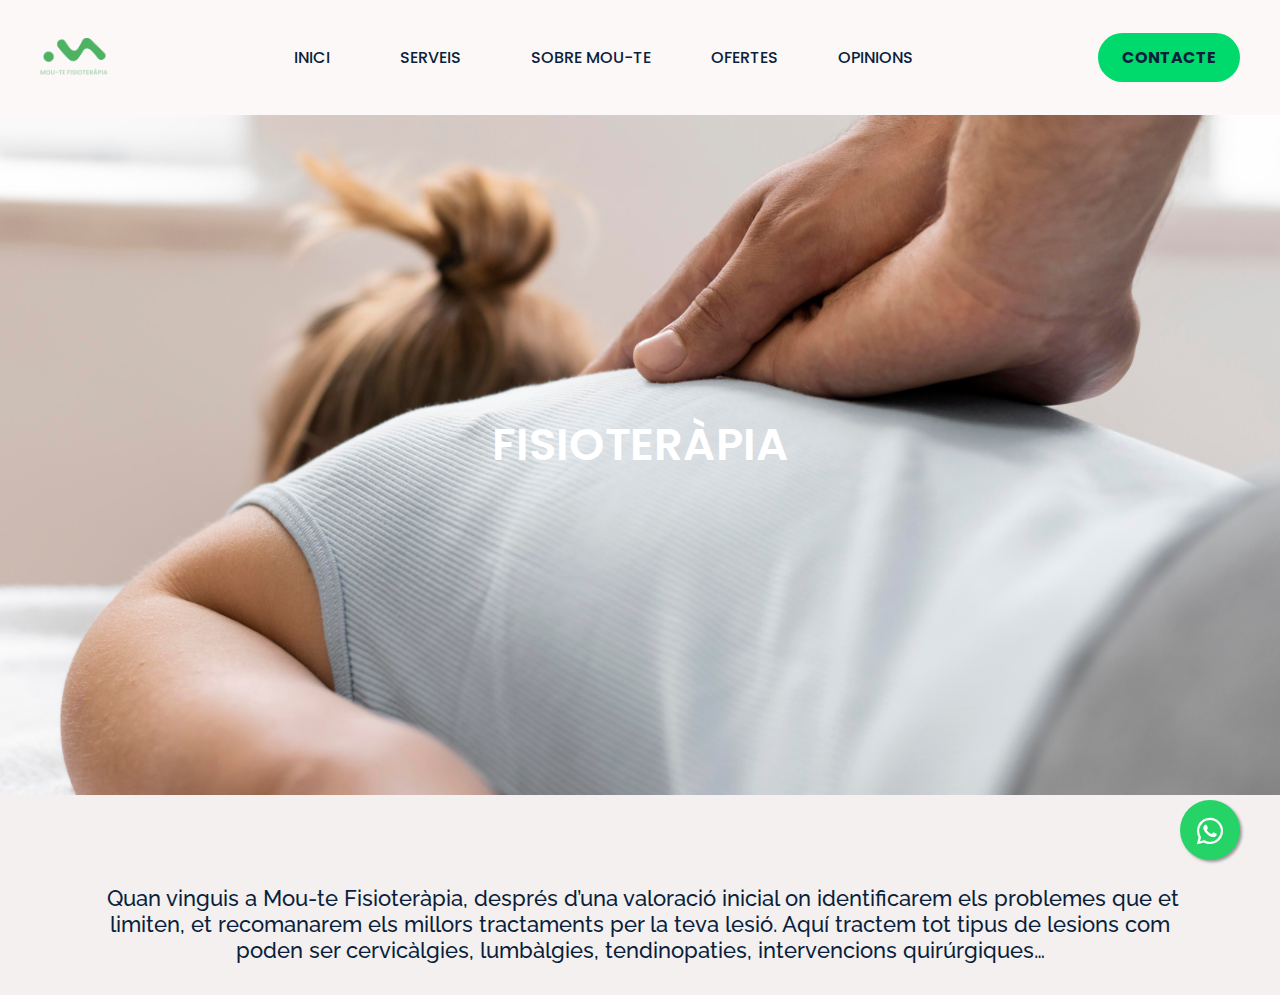
<file: fisioterapia.html>
<!DOCTYPE html>
<html lang="en">
  <head>
    <meta charset="UTF-8" />
    <meta name="viewport" content="width=device-width, initial-scale=1.0" />
    <title>Mou-te fisioteràpia</title>
    <link rel="stylesheet" href="https://fonts.googleapis.com/css2?family=Poppins:wght@500;600&display=swap" />
    <link rel="stylesheet" href="https://fonts.googleapis.com/css2?family=Raleway:wght@400;600&display=swap" />
    <link rel="stylesheet" href="https://cdnjs.cloudflare.com/ajax/libs/font-awesome/6.5.1/css/all.min.css">
    <link rel="stylesheet" href="index.css" />
    <link rel="icon" type="image/png" href="/assets/images/logo.png">
  </head>
  <body class="fisioterapia">
    <div class="nav-bar">
      <div class="nav-bar-1">
        <a href="index.html">
          <div class="logo-fons-transparent"></div>
        </a>
        <div class="nav-links">
          <a href="index.html" class="nav-link">INICI</a>
          <div class="nav-link dropdown">
            <a class="dropdown-toggle">SERVEIS</a>
            <ul class="dropdown-menu">
              <li><a href="fisioterapia.html">Fisioteràpia</a></li>
              <li><a href="fisioterapia-esportiva.html">Fisioteràpia Esportiva</a></li>
              <li><a href="salut-gent-gran.html">Salut Gent Gran</a></li>
              <li><a href="ioga-pilates.html">Ioga i Pilates</a></li>
              <li><a href="exercici-terapeutic.html">Grups d'Exercici Terapèutic</a></li>
              <li><a href="sol-pelvia.html">Fisioteràpia de Sol Pelvià</a></li>
            </ul>
          </div>
          <a href="sobre-moute.html" class="nav-link">SOBRE MOU-TE</a>
          <a href="ofertes.html" class="nav-link">OFERTES</a>
          <a onclick="location.href='index.html#opinions'" class="nav-link">OPINIONS</a>
        </div>
        <a onclick="location.href='index.html#contacte'" class="boto boto-contacte">CONTACTE</a>
      </div>
    </div>
    <div class="main-container">
      <!-- WhatsApp Floating Button -->
      <a href="https://wa.me/34602612940?text=Hola!%20M'agradaria%20demanar%20informació%20sobre%20els%20vostres%20serveis" 
         class="whatsapp-float" 
         target="_blank">
        <i class="fab fa-whatsapp"></i>
      </a>
      <div class="headline">
        <div class="foto-headline"></div>
        <div class="text-headline">
          <div class="headline-title">
            <p>FISIOTERÀPIA</p>
          </div>
        </div>
      </div>
      <div class="text-serveis">
        <p> Quan vinguis a Mou-te Fisioteràpia, després d’una valoració inicial on identificarem els problemes 
          que et limiten, et recomanarem els millors tractaments per la teva lesió. Aquí tractem tot tipus de 
          lesions com poden ser cervicàlgies, lumbàlgies, tendinopaties, intervencions quirúrgiques…</p>
      </div>
      <div class="footer">
        <div class="footer-top">
            <div class="row">
                <div class="col-md-3">
                    <h4>Info</h4>
                    <ul>
                        <li><a href="#">Treballa amb nosaltres</a></li>
                        <li><a href="#">Contacte</a></li>
                    </ul>
                </div>
                <div class="col-md-3">
                    <h4>Xarxes socials</h4>
                    <ul>
                      <p><i class="fab fa-instagram"></i> 
                        <a href="https://www.instagram.com/moute_fisioterapia/" target="_blank">@moute_fisioterapia</a>
                      </p>
                      <p><i class="fas fa-phone"></i> 602 612 940</p>
                    </ul>
                </div>
                <div class="col-md-3">
                    <img src="assets/images/logo.png" alt="Logo">
                    <p><b>Uneix-te al moviment!</b></p>
                </div>
            </div>
        </div>
        <div class="divider"></div>
        <div class="footer-bottom">
            <p>&copy; 2025 Mou-te Fisioteràpia. Tots els drets reservats.</p>
        </div>
      </div>
    </div>
    <script>
      document.addEventListener("DOMContentLoaded", function () {
        const menuToggle = document.createElement('button');
        menuToggle.className = 'menu-toggle';
        menuToggle.innerHTML = '☰';
        document.querySelector('.nav-bar-1').appendChild(menuToggle);

        menuToggle.addEventListener('click', function () {
          const navLinks = document.querySelector('.nav-links');
          navLinks.classList.toggle('active');
        });
      }); 
    </script>
  </body>
</html>
</file>
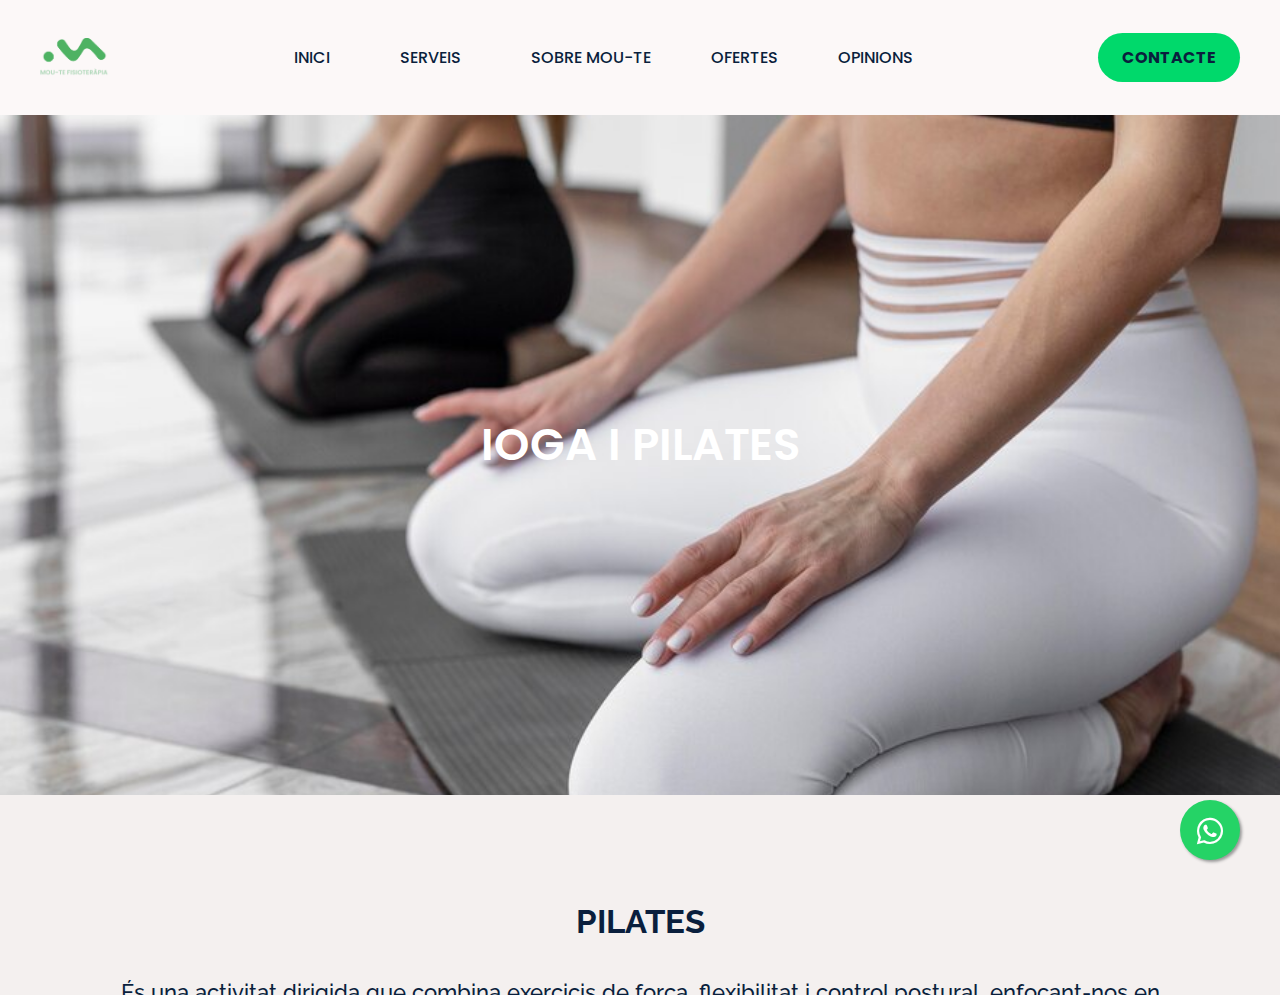
<file: ioga-pilates.html>
<!DOCTYPE html>
<html lang="en">
  <head>
    <meta charset="UTF-8" />
    <meta name="viewport" content="width=device-width, initial-scale=1.0" />
    <title>Mou-te fisioteràpia</title>
    <link rel="stylesheet" href="https://fonts.googleapis.com/css2?family=Poppins:wght@500;600&display=swap" />
    <link rel="stylesheet" href="https://fonts.googleapis.com/css2?family=Raleway:wght@400;600&display=swap" />
    <link rel="stylesheet" href="https://cdnjs.cloudflare.com/ajax/libs/font-awesome/6.5.1/css/all.min.css">
    <link rel="stylesheet" href="index.css" />
    <link rel="icon" type="image/png" href="/assets/images/logo.png">
  </head>
  <body class="ioga-pilates">
    <div class="nav-bar">
      <div class="nav-bar-1">
        <a href="index.html">
          <div class="logo-fons-transparent"></div>
        </a>
        <div class="nav-links">
          <a href="index.html" class="nav-link">INICI</a>
          <div class="nav-link dropdown">
            <a class="dropdown-toggle">SERVEIS</a>
            <ul class="dropdown-menu">
              <li><a href="fisioterapia.html">Fisioteràpia</a></li>
              <li><a href="fisioterapia-esportiva.html">Fisioteràpia Esportiva</a></li>
              <li><a href="salut-gent-gran.html">Salut Gent Gran</a></li>
              <li><a href="ioga-pilates.html">Ioga i Pilates</a></li>
              <li><a href="exercici-terapeutic.html">Grups d'Exercici Terapèutic</a></li>
              <li><a href="sol-pelvia.html">Fisioteràpia de Sol Pelvià</a></li>
            </ul>
          </div>
          <a href="sobre-moute.html" class="nav-link">SOBRE MOU-TE</a>
          <a href="ofertes.html" class="nav-link">OFERTES</a>
          <a onclick="location.href='index.html#opinions'" class="nav-link">OPINIONS</a>
        </div>
        <a onclick="location.href='index.html#contacte'" class="boto boto-contacte">CONTACTE</a>
      </div>
    </div>
    <div class="main-container">
      <!-- WhatsApp Floating Button -->
      <a href="https://wa.me/34602612940?text=Hola!%20M'agradaria%20demanar%20informació%20sobre%20els%20vostres%20serveis" 
         class="whatsapp-float" 
         target="_blank">
        <i class="fab fa-whatsapp"></i>
      </a>
      <div class="headline">
        <div class="foto-headline"></div>
        <div class="text-headline">
          <div class="headline-title">
            <p>IOGA I PILATES</p>
          </div>
        </div>
      </div>
      <div class="text-serveis">
        <h2>PILATES</h2>
        <p>És una activitat dirigida que combina exercicis de força, flexibilitat i control postural, 
          enfocant-nos en l'alineació corporal, la respiració i la connexió ment/cos. Aquest mètode enforteix 
          el CORE, millora la postura i augmenta la mobilitat, beneficiant tant a dones com homes en la seva 
          condició física general. A nivell mental, fomenta la concentració i redueix l'estrés en integrar 
          moviments conscients i controlats. A més, ajuda a prevenir lesions, millora l’equilibri i redueix els dolors 
          cronificats. És una disciplina versàtil que s'adapta a totes les edats i nivells de condició física</p>
        <h2>IOGA</h2>
        <p>És una pràctica milenaria que combina postures, tècniques de respiració i meditació per 
          equilibrar cos i ment. En la vessant física millora la flexibilitat, enforteix els músculs i corregeix 
          la postura alleugerant les tensions musculars. Per altra banda, a nivell mental redueix l’estrés, 
          millora la concentració i fomenta la calma i l’autoconeixement. Tant homes com dones es poden beneficiar 
          de la seva capacitat per prevenir lesions, augmentar l’energia i treballar la connexió cos-ment.</p>
      </div>
      <div class="footer">
        <div class="footer-top">
            <div class="row">
                <div class="col-md-3">
                    <h4>Info</h4>
                    <ul>
                        <li><a href="#">Treballa amb nosaltres</a></li>
                        <li><a href="#">Contacte</a></li>
                    </ul>
                </div>
                <div class="col-md-3">
                    <h4>Xarxes socials</h4>
                    <ul>
                      <p><i class="fab fa-instagram"></i> 
                        <a href="https://www.instagram.com/moute_fisioterapia/" target="_blank">@moute_fisioterapia</a>
                      </p>
                      <p><i class="fas fa-phone"></i> 602 612 940</p>
                    </ul>
                </div>
                <div class="col-md-3">
                    <img src="assets/images/logo.png" alt="Logo">
                    <p><b>Uneix-te al moviment!</b></p>
                </div>
            </div>
        </div>
        <div class="divider"></div>
        <div class="footer-bottom">
            <p>&copy; 2025 Mou-te Fisioteràpia. Tots els drets reservats.</p>
        </div>
      </div>
    </div>
    <script>
      document.addEventListener("DOMContentLoaded", function () {
        const menuToggle = document.createElement('button');
        menuToggle.className = 'menu-toggle';
        menuToggle.innerHTML = '☰';
        document.querySelector('.nav-bar-1').appendChild(menuToggle);

        menuToggle.addEventListener('click', function () {
          const navLinks = document.querySelector('.nav-links');
          navLinks.classList.toggle('active');
        });
      }); 
    </script>
  </body>
</html>
</file>
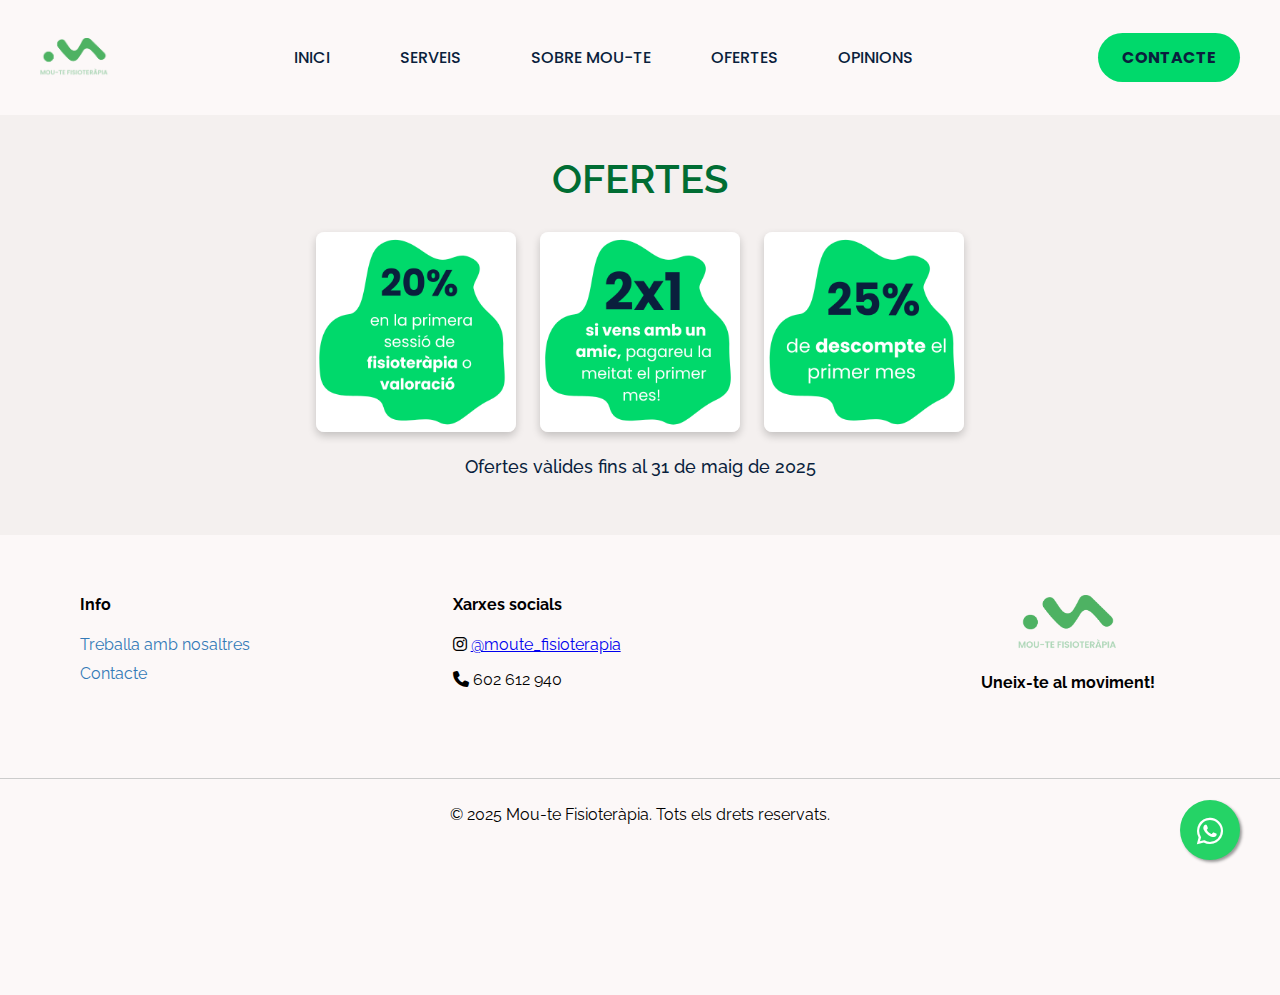
<file: ofertes.html>
<!DOCTYPE html>
<html lang="en">
  <head>
    <meta charset="UTF-8" />
    <meta name="viewport" content="width=device-width, initial-scale=1.0" />
    <title>Mou-te fisioteràpia</title>
    <link rel="stylesheet" href="https://fonts.googleapis.com/css2?family=Poppins:wght@500;600&display=swap" />
    <link rel="stylesheet" href="https://fonts.googleapis.com/css2?family=Raleway:wght@400;600&display=swap" />
    <link rel="stylesheet" href="https://cdnjs.cloudflare.com/ajax/libs/font-awesome/6.5.1/css/all.min.css">
    <link rel="stylesheet" href="index.css" />
    <link rel="icon" type="image/png" href="/assets/images/logo.png">
  </head>
  <body class="ioga-pilates">
    <div class="nav-bar">
      <div class="nav-bar-1">
        <a href="index.html">
          <div class="logo-fons-transparent"></div>
        </a>
        <div class="nav-links">
          <a href="index.html" class="nav-link">INICI</a>
          <div class="nav-link dropdown">
            <a class="dropdown-toggle">SERVEIS</a>
            <ul class="dropdown-menu">
              <li><a href="fisioterapia.html">Fisioteràpia</a></li>
              <li><a href="fisioterapia-esportiva.html">Fisioteràpia Esportiva</a></li>
              <li><a href="salut-gent-gran.html">Salut Gent Gran</a></li>
              <li><a href="ioga-pilates.html">Ioga i Pilates</a></li>
              <li><a href="exercici-terapeutic.html">Grups d'Exercici Terapèutic</a></li>
              <li><a href="sol-pelvia.html">Fisioteràpia de Sol Pelvià</a></li>
            </ul>
          </div>
          <a href="sobre-moute.html" class="nav-link">SOBRE MOU-TE</a>
          <a href="ofertes.html" class="nav-link">OFERTES</a>
          <a onclick="location.href='index.html#opinions'" class="nav-link">OPINIONS</a>
        </div>
        <a onclick="location.href='index.html#contacte'" class="boto boto-contacte">CONTACTE</a>
      </div>
    </div>
    <div class="main-container">
      <!-- WhatsApp Floating Button -->
      <a href="https://wa.me/34602612940?text=Hola!%20M'agradaria%20demanar%20informació%20sobre%20els%20vostres%20serveis" 
         class="whatsapp-float" 
         target="_blank">
        <i class="fab fa-whatsapp"></i>
      </a>
      <div class="ofertes-images">
          <div class="ofertes-title">
            <h2>OFERTES</h2>
          </div>
          <img src="assets/images/ofertes-20fisio.png" alt="Image 1">
          <img src="assets/images/ofertes-2x1.png" alt="Image 2">
          <img src="assets/images/ofertes-25.png" alt="Image 3">

          <div class="ofertes-validesa">
            <p>Ofertes vàlides fins al 31 de maig de 2025</p>
          </div>
      </div>
      <div class="footer">
        <div class="footer-top">
            <div class="row">
                <div class="col-md-3">
                    <h4>Info</h4>
                    <ul>
                        <li><a href="#">Treballa amb nosaltres</a></li>
                        <li><a href="#">Contacte</a></li>
                    </ul>
                </div>
                <div class="col-md-3">
                    <h4>Xarxes socials</h4>
                    <ul>
                      <p><i class="fab fa-instagram"></i> 
                        <a href="https://www.instagram.com/moute_fisioterapia/" target="_blank">@moute_fisioterapia</a>
                      </p>
                      <p><i class="fas fa-phone"></i> 602 612 940</p>
                    </ul>
                </div>
                <div class="col-md-3">
                    <img src="assets/images/logo.png" alt="Logo">
                    <p><b>Uneix-te al moviment!</b></p>
                </div>
            </div>
        </div>
        <div class="divider"></div>
        <div class="footer-bottom">
            <p>&copy; 2025 Mou-te Fisioteràpia. Tots els drets reservats.</p>
        </div>
      </div>
    </div>
    <script>
      document.addEventListener("DOMContentLoaded", function () {
        const menuToggle = document.createElement('button');
        menuToggle.className = 'menu-toggle';
        menuToggle.innerHTML = '☰';
        document.querySelector('.nav-bar-1').appendChild(menuToggle);

        menuToggle.addEventListener('click', function () {
          const navLinks = document.querySelector('.nav-links');
          navLinks.classList.toggle('active');
        });
      }); 
    </script>
  </body>
</html>
</file>
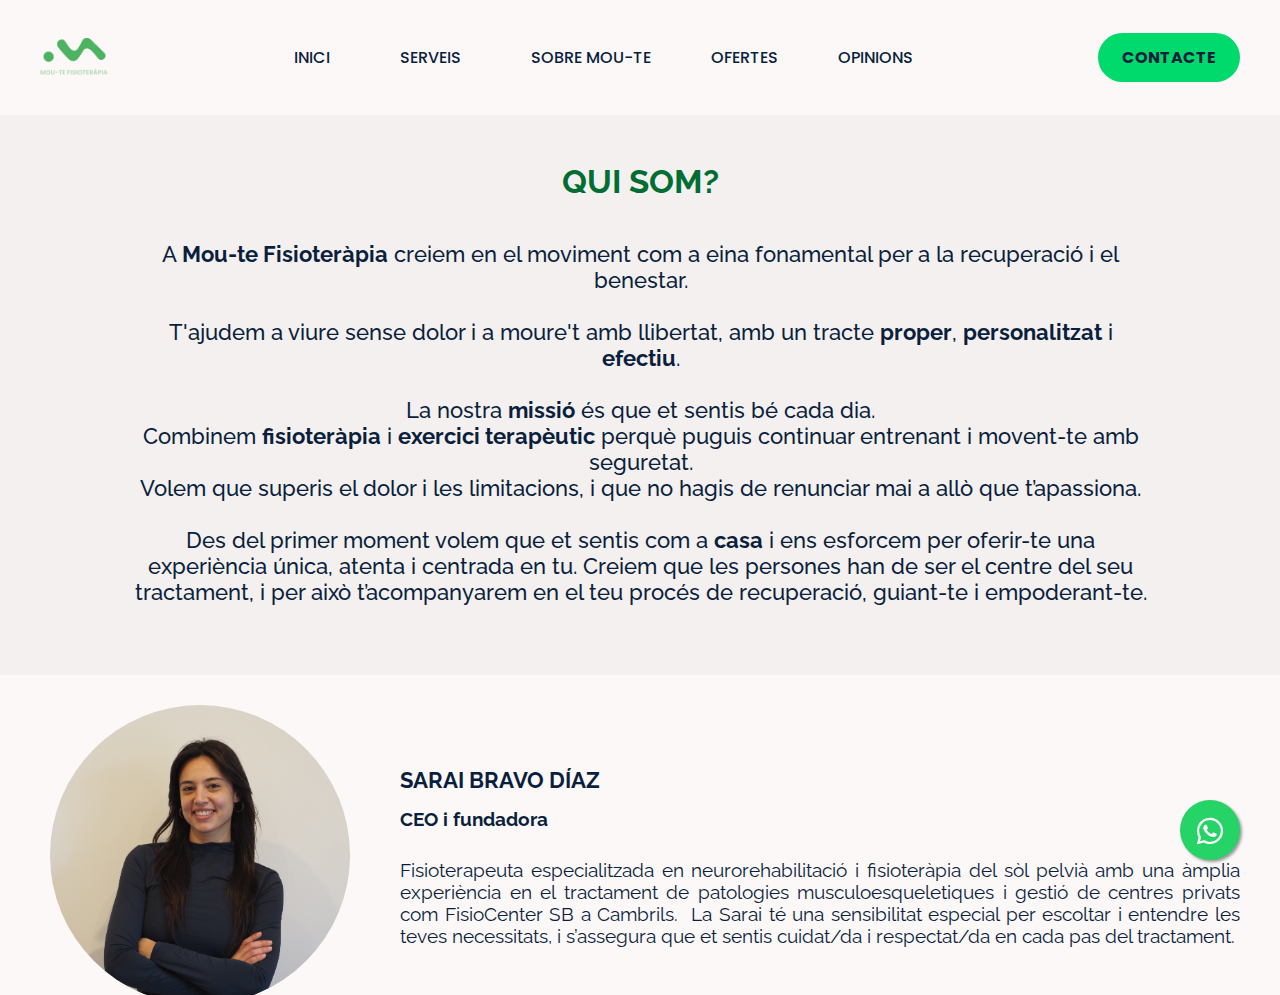
<file: sobre-moute.html>
<!DOCTYPE html>
<html lang="en">
  <head>
    <meta charset="UTF-8" />
    <meta name="viewport" content="width=device-width, initial-scale=1.0" />
    <title>Mou-te fisioteràpia</title>
    <link rel="stylesheet" href="https://fonts.googleapis.com/css2?family=Poppins:wght@500;600&display=swap" />
    <link rel="stylesheet" href="https://fonts.googleapis.com/css2?family=Raleway:wght@400;600&display=swap" />
    <link rel="stylesheet" href="https://cdnjs.cloudflare.com/ajax/libs/font-awesome/6.5.1/css/all.min.css">
    <link rel="stylesheet" href="index.css" />
    <link rel="icon" type="image/png" href="/assets/images/logo.png">
  </head>
  <body class="sobre-moute">
    <div class="nav-bar">
      <div class="nav-bar-1">
        <a href="index.html">
          <div class="logo-fons-transparent"></div>
        </a>
        <div class="nav-links">
          <a href="index.html" class="nav-link">INICI</a>
          <div class="nav-link dropdown">
            <a class="dropdown-toggle">SERVEIS</a>
            <ul class="dropdown-menu">
              <li><a href="fisioterapia.html">Fisioteràpia</a></li>
              <li><a href="fisioterapia-esportiva.html">Fisioteràpia Esportiva</a></li>
              <li><a href="salut-gent-gran.html">Salut Gent Gran</a></li>
              <li><a href="ioga-pilates.html">Ioga i Pilates</a></li>
              <li><a href="exercici-terapeutic.html">Grups d'Exercici Terapèutic</a></li>
              <li><a href="sol-pelvia.html">Fisioteràpia de Sol Pelvià</a></li>
            </ul>
          </div>
          <a href="sobre-moute.html" class="nav-link">SOBRE MOU-TE</a>
          <a href="ofertes.html" class="nav-link">OFERTES</a>
          <a onclick="location.href='index.html#opinions'" class="nav-link">OPINIONS</a>
        </div>
        <a onclick="location.href='index.html#contacte'" class="boto boto-contacte">CONTACTE</a>
      </div>
    </div>
    <div class="main-container">
      <!-- WhatsApp Floating Button -->
      <a href="https://wa.me/34602612940?text=Hola!%20M'agradaria%20demanar%20informació%20sobre%20els%20vostres%20serveis" 
         class="whatsapp-float" 
         target="_blank">
        <i class="fab fa-whatsapp"></i>
      </a>
      <div class="qui-som">
        <h2>QUI SOM?</h2>
        <p>A <b>Mou-te Fisioteràpia</b> creiem en el moviment com a eina fonamental per a la recuperació i el benestar.
            <br><br>T'ajudem a viure sense dolor i a moure't amb llibertat, amb un tracte <b>proper</b>, <b>personalitzat</b> i <b>efectiu</b>.<br> 
            <br>La nostra <b>missió</b> és que et sentis bé cada dia.<br> Combinem <b>fisioteràpia</b> i <b>exercici terapèutic</b> perquè puguis continuar 
            entrenant i movent-te amb seguretat. <br>Volem que superis el dolor i les limitacions, i que no hagis de renunciar mai a allò que t’apassiona. 
            <br><br>Des del primer moment volem que et sentis com a <b>casa</b> i ens esforcem per oferir-te una experiència única, atenta i centrada en tu. 
            Creiem que les persones han de ser el centre del seu tractament, i per això t’acompanyarem en el teu procés de recuperació, guiant-te i empoderant-te.</p>
      </div>  
      <div class="fisios">
        <div class="paragraf-fisio">
          <div class="imatge-fisio">
              <img src="assets/images/sarai/P1014754.JPG" alt="Foto Sarai" class="imatge-circular">
          </div>
          <div class="text-fisio">
              <h3>SARAI BRAVO DÍAZ</h3>
              <h4>CEO i fundadora</h4>
              <p>Fisioterapeuta especialitzada en neurorehabilitació i fisioteràpia del sòl pelvià amb una àmplia 
                  experiència en el tractament de patologies musculoesqueletiques i gestió de centres privats com 
                  FisioCenter SB a Cambrils.  La Sarai té una sensibilitat especial per escoltar i entendre les teves 
                  necessitats, i s’assegura que et sentis cuidat/da i respectat/da en cada pas del tractament. </p> 
          </div>   
        </div>
        <div class="paragraf-fisio">
            <div class="imatge-fisio">
                <img src="assets/images/javi/P1014750.JPG" alt="Foto Javi" class="imatge-circular">
            </div>
            <div class="text-fisio">
                <h3>JAVIER FERNÁNDEZ URRA</h3>
                <h4>CEO i fundador</h4>
                <p>Fisioterapeuta especialitzat en fisioteràpia traumatològica i esportiva, amb una àmplia trajectòria
                    en el tractament i la rehabilitació de lesions en entorns clínics i esportius. Amb formació 
                    avançada en readaptació esportiva i dolor miofascial, el Javi utilitza l’exercici terapèutic per 
                    a empoderar els seus pacients, ajudant-los a recuperar-se i a prevenir futures lesions. Sap
                    com n'és d'important tornar al màxim després d'una lesió, i treballarà amb tu per aconseguir-ho amb 
                    seguretat i efectivitat. </p>
            </div>
        </div>
        <div class="paragraf-fisio">
          <div class="imatge-fisio">
              <img src="assets/images/cris/cris_1.jpeg" alt="Foto Cris" class="imatge-circular">
          </div>
          <div class="text-fisio">
                <h3>CRISTINA MARTÍNEZ JIMÉNEZ</h3>
                <h4>Col·laboradora</h4>
                <p>Fisioterapeuta especialitzada en Osteopatia i Teràpia Manual amb formació en Pilates de terra i Pilates 
                  per a escoliosi i desviacions sagitals de la columna. La Cristina compta amb una àmplia trajectòria en el 
                  tractament de patologies i disfuncions musculoesquelètiques. Li agrada implicar-se en el teu 
                  procés, assegurar-se que entens què li està passant al teu cos i per què, i explicar-te quin treball heu 
                  de fer tots dos per aconseguir els teus objectius.</p>
          </div>
        </div>
      </div>
      <section class="on-som">
        <div class="location">
            <h2>ON SOM?</h2>
            <p>Troba'ns fàcilment <b>al centre de Reus!</b> Aquí tens un mapa per veure la nostra ubicació. Clica per obrir a Google Maps i vine a visitar-nos!</p>
            <iframe src="https://www.google.com/maps/embed?pb=!1m14!1m8!1m3!1d19117.90050900828!2d1.0790933100100886!3d41.16075052423925!3m2!1i1024!2i768!4f13.1!3m3!1m2!1s0x12a1516da161cfe7%3A0xb9f2d85c0dd32db5!2sMou-te%20Fisioter%C3%A0pia!5e0!3m2!1sca!2ses!4v1744200408012!5m2!1sca!2ses" 
            width="600" height="450" style="border:0;" allowfullscreen="" loading="lazy" referrerpolicy="no-referrer-when-downgrade"></iframe>
            <p>Carrer de Sant Elies, 34, 43201 Reus, Tarragona</p>
        </div>  
      </section> 
      <div class="footer">
            <div class="footer-top">
                <div class="row">
                    <div class="col-md-3">
                        <h4>Info</h4>
                        <ul>
                            <li><a href="#">Treballa amb nosaltres</a></li>
                            <li><a href="#">Contacte</a></li>
                        </ul>
                    </div>
                    <div class="col-md-3">
                        <h4>Xarxes socials</h4>
                        <ul>
                          <p><i class="fab fa-instagram"></i> 
                            <a href="https://www.instagram.com/moute_fisioterapia/" target="_blank">@moute_fisioterapia</a>
                          </p>
                          <p><i class="fas fa-phone"></i> 602 612 940</p>
                        </ul>
                    </div>
                    <div class="col-md-3">
                        <img src="assets/images/logo.png" alt="Logo">
                        <p><b>Uneix-te al moviment!</b></p>
                    </div>
                </div>
            </div>
            <div class="divider"></div>
            <div class="footer-bottom">
                <p>&copy; 2025 Mou-te Fisioteràpia. Tots els drets reservats.</p>
            </div>
      </div>
    </div>
    <script>
      document.addEventListener("DOMContentLoaded", function () {
        const menuToggle = document.createElement('button');
        menuToggle.className = 'menu-toggle';
        menuToggle.innerHTML = '☰';
        document.querySelector('.nav-bar-1').appendChild(menuToggle);

        menuToggle.addEventListener('click', function () {
          const navLinks = document.querySelector('.nav-links');
          navLinks.classList.toggle('active');
        });
      }); 
    </script>
  </body>
</html>
</file>
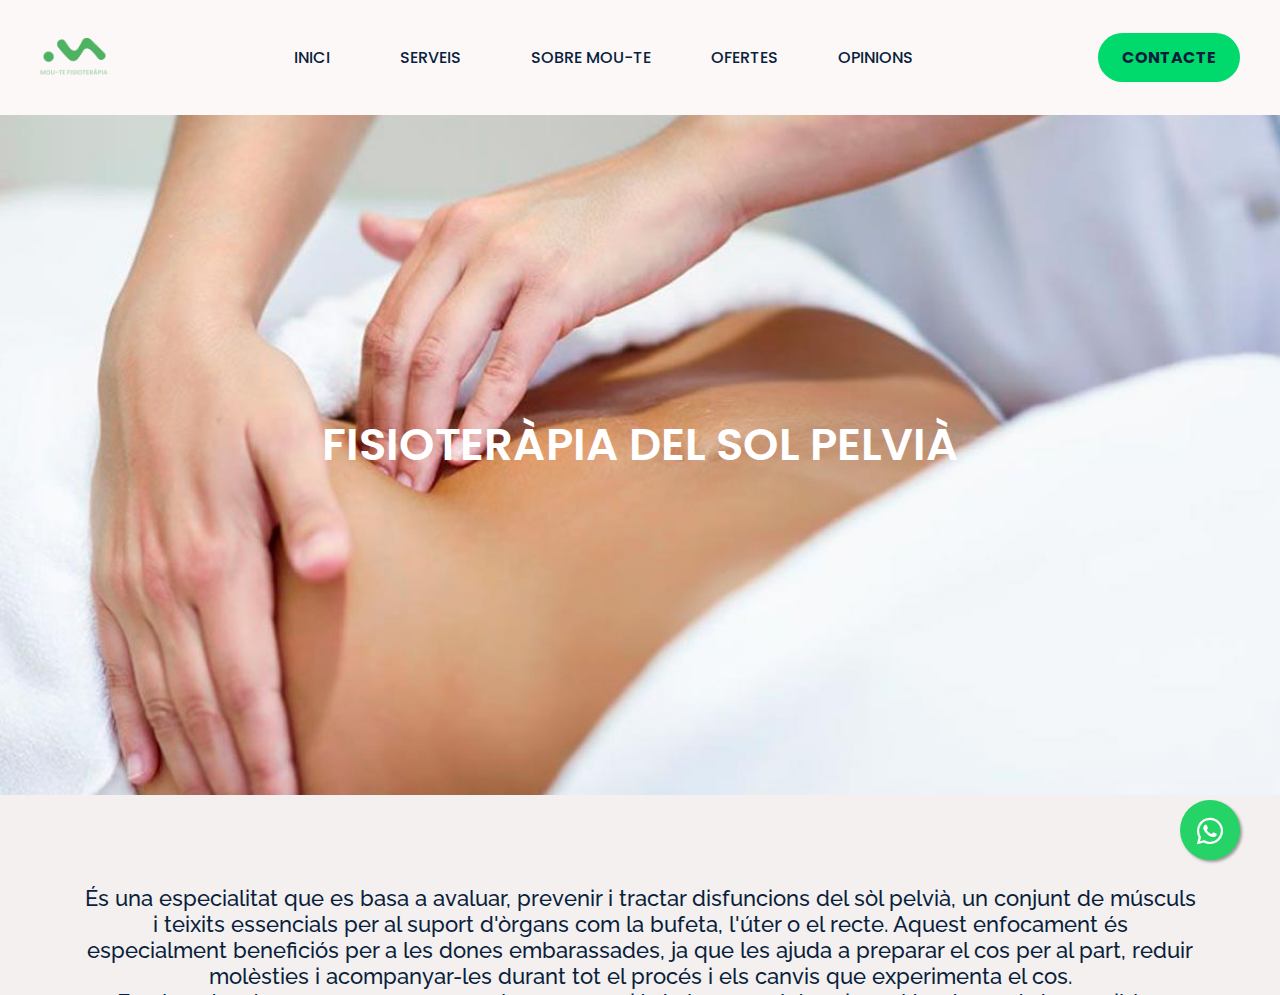
<file: sol-pelvia.html>
<!DOCTYPE html>
<html lang="en">
  <head>
    <meta charset="UTF-8" />
    <meta name="viewport" content="width=device-width, initial-scale=1.0" />
    <title>Mou-te fisioteràpia</title>
    <link rel="stylesheet" href="https://fonts.googleapis.com/css2?family=Poppins:wght@500;600&display=swap" />
    <link rel="stylesheet" href="https://fonts.googleapis.com/css2?family=Raleway:wght@400;600&display=swap" />
    <link rel="stylesheet" href="https://cdnjs.cloudflare.com/ajax/libs/font-awesome/6.5.1/css/all.min.css">
    <link rel="stylesheet" href="index.css" />
    <link rel="icon" type="image/png" href="/assets/images/logo.png">
  </head>
  <body class="sol-pelvia">
    <div class="nav-bar">
      <div class="nav-bar-1">
        <a href="index.html">
          <div class="logo-fons-transparent"></div>
        </a>
        <div class="nav-links">
          <a href="index.html" class="nav-link">INICI</a>
          <div class="nav-link dropdown">
            <a class="dropdown-toggle">SERVEIS</a>
            <ul class="dropdown-menu">
              <li><a href="fisioterapia.html">Fisioteràpia</a></li>
              <li><a href="fisioterapia-esportiva.html">Fisioteràpia Esportiva</a></li>
              <li><a href="salut-gent-gran.html">Salut Gent Gran</a></li>
              <li><a href="ioga-pilates.html">Ioga i Pilates</a></li>
              <li><a href="exercici-terapeutic.html">Grups d'Exercici Terapèutic</a></li>
              <li><a href="sol-pelvia.html">Fisioteràpia de Sol Pelvià</a></li>
            </ul>
          </div>
          <a href="sobre-moute.html" class="nav-link">SOBRE MOU-TE</a>
          <a href="ofertes.html" class="nav-link">OFERTES</a>
          <a onclick="location.href='index.html#opinions'" class="nav-link">OPINIONS</a>
        </div>
        <a onclick="location.href='index.html#contacte'" class="boto boto-contacte">CONTACTE</a>
      </div>
    </div>
    <div class="main-container">
      <!-- WhatsApp Floating Button -->
      <a href="https://wa.me/34602612940?text=Hola!%20M'agradaria%20demanar%20informació%20sobre%20els%20vostres%20serveis" 
         class="whatsapp-float" 
         target="_blank">
        <i class="fab fa-whatsapp"></i>
      </a>
      <div class="headline">
        <div class="foto-headline"></div>
        <div class="text-headline">
          <div class="headline-title">
            <p>FISIOTERÀPIA DEL SOL PELVIÀ</p>
          </div>
        </div>
      </div>
      <div class="text-serveis">
        <p>És una especialitat que es basa a avaluar, prevenir i tractar disfuncions del sòl pelvià, 
          un conjunt de músculs i teixits essencials per al suport d'òrgans com la bufeta, l'úter o el recte. 
          Aquest enfocament és especialment beneficiós per a les dones embarassades, ja que les ajuda a preparar 
          el cos per al part, reduir molèsties i acompanyar-les durant tot el procés i els canvis que experimenta 
          el cos.<br> En el postpart, us acompanyarem en la recuperació de la musculatura i en el tractament de 
          possibles problemes derivats, com la incontinència urinària, els prolapses, la diàstasi abdominal i/o 
          els dolors pèlvics i lumbars. </p>
      </div>
      <div class="footer">
        <div class="footer-top">
            <div class="row">
                <div class="col-md-3">
                    <h4>Info</h4>
                    <ul>
                        <li><a href="#">Treballa amb nosaltres</a></li>
                        <li><a href="#">Contacte</a></li>
                    </ul>
                </div>
                <div class="col-md-3">
                    <h4>Xarxes socials</h4>
                    <ul>
                      <p><i class="fab fa-instagram"></i> 
                        <a href="https://www.instagram.com/moute_fisioterapia/" target="_blank">@moute_fisioterapia</a>
                      </p>
                      <p><i class="fas fa-phone"></i> 602 612 940</p>
                    </ul>
                </div>
                <div class="col-md-3">
                    <img src="assets/images/logo.png" alt="Logo">
                    <p><b>Uneix-te al moviment!</b></p>
                </div>
            </div>
        </div>
        <div class="divider"></div>
        <div class="footer-bottom">
            <p>&copy; 2025 Mou-te Fisioteràpia. Tots els drets reservats.</p>
        </div>
      </div>
    </div>
    <script>
      document.addEventListener("DOMContentLoaded", function () {
        const menuToggle = document.createElement('button');
        menuToggle.className = 'menu-toggle';
        menuToggle.innerHTML = '☰';
        document.querySelector('.nav-bar-1').appendChild(menuToggle);

        menuToggle.addEventListener('click', function () {
          const navLinks = document.querySelector('.nav-links');
          navLinks.classList.toggle('active');
        });
      }); 
    </script>
  </body>
</html>
</file>
<file: index.css>
:root {
  --default-font-family: -apple-system, BlinkMacSystemFont, "Segoe UI", Roboto,
    Ubuntu, "Helvetica Neue", Helvetica, Arial, "PingFang SC",
    "Hiragino Sans GB", "Microsoft Yahei UI", "Microsoft Yahei",
    "Source Han Sans CN", sans-serif;
}

.menu-toggle {
  display:none;
}

/* Mobile Navigation */
@media screen and (max-width: 768px) {
  .nav-bar-1 {
    flex-direction: column;
    padding: 1rem;  
    position: relative;
  }

  .nav-links {
    width: 100%; 
    flex-direction: column;
    text-align: center;
    position: absolute; 
    top: 100%;  
    left: 0; 
    background: white; 
    z-index: 1000; 
    box-shadow: 0 2px 5px rgba(0,0,0,0.1);
  }

  .nav-links:not(.active) {
    display: none; 
  }


  .nav-links.active {
    display: flex;
  }

  .menu-toggle {
    display: block; 
    position: absolute; 
    right: 1rem; 
    background: none;
    border: none; 
    font-size: 1.5rem;
    cursor: pointer; 
    z-index: 1001; 
  }

  .menu-toggle:focus {
    outline: none; 
  }

  .nav-link {
    padding: 1rem 0;
  }

  .dropdown-menu {
    position: static;
    width: 100%;
    box-shadow: none;
  }

}

/*Responsive layout*/
@media screen and (max-width: 768px) {

  .main-container {
    padding: 0; 
    overflow-x: hidden; 
    width: 100%;
  }
  
  .headline {
    position: relative;
    z-index: 2;
    height: 500px;
    display: flex;
    flex-direction: column;
    align-items: center;
    justify-content: center;
    margin: 0;
  }

  .foto-headline {
    width: 100%; 
    height: 500px;
    object-fit: cover;
    background-size: cover;
    background-position: center;
  }

  .headline-title {
    font-size: 25px !important; 
    line-height: 30px;
    padding: 15px;
    width: 90%;
  }

  .headline-text {
    font-size: 16px !important; 
    line-height: 22px;
    padding: 0 20px;
    width: 90%;
  }

  .serveis {
    padding: 40px 15px;
    margin: 0;
    gap: 40px;
    margin-top: 40px;
    z-index: 1;
    background: white;
    position: relative;
  }

  .serveis-title {
    width: auto;
    font-size: 28px;
    margin: 0 0 20px 0;
  }

  .serveis-grid {
    gap: 20px;
    padding: 0 10px;
  }

  .serveis-item {
    width: 100%;
    max-width: 350px;
    height: 280px;
  }

  body.fisioterapia .foto-headline,
  body.ioga-pilates .foto-headline,
  body.fisioterapia-esportiva .foto-headline,
  body.salut-gent-gran .foto-headline,
  body.sol-pelvia .foto-headline,
  body.exercici-terapeutic .foto-headline {
    height: 500px;
    background-size: cover;
    background-position: center;
  }

  .boto-contacte{
    display: none !important; 
  }

  .text-serveis{
    padding: 1rem; 
  }

  .footer .row{
    flex-direction: column;
    text-align: center; 
  }

  .footer .col-md-3{
    margin-bottom: 2rem; 
  }
}

/*General responsive improvements*/
@media screen and (max-width: 768px) {
  html {
    font-size: 14px;
  }

  img {
    max-width: 100%; 
    height: auto; 
  }

  .contact-section {
    flex-direction: column;
    padding: 0;
    margin: 20px 0;
    max-width: none;
    width: 100%;
    gap: 20px; 
  }

  .location, .contact-form {
    width: 100%;
    max-width: none;
    margin: 0;
    padding: 0 15px;
    box-sizing: border-box;
  }

  .location iframe {
    width: 100%;
    height: 300px;
    max-width: none; 
  }

  .contact-form-content {
    width: 100%;
    max-width: 100%;
    box-sizing: border-box;
  }

  .contact-form-content .input-group {
    flex-direction: column;
    width: 100%;
  }

  .contact-form-content .input-box {
    width: 100%;
    margin-right: 0;
    margin-bottom: 1rem;
  }

  .contact-form-content input,
  .contact-form-content textarea {
    width: 100%;
    box-sizing: border-box;
  }

  .contact-form-content button {
    width: 100%;
    max-width: 200px;
  }
}

@media screen and (max-width: 768px) {
  .serveis {
    display: flex;
    flex-direction: column;
    align-items: center;
    padding: 50px;
    gap: 20px;
    padding: 200px 27px 56px 27px !important;
    overflow: auto; 
    min-height: 100vh; 
    z-index: 1;
    background: white;
    position: relative;
  }

  .serveis-title {
    font-size: 24px;
    text-align: center;
  }

  .serveis-grid {
    display: flex;
    flex-direction: column;
    gap: 10px;
  }

  .serveis-item {
    width: 100%;
    height: auto;
    display: inline-block;
  }

  .serveis-item img {
    height: auto;
  }

  .serveis-item .overlay {
    font-size: 14px;
    padding: 10px;
  }

  .serveis-item:hover {
    transform: scale(1.1);
  }
}

html, body{
  margin: 0;
  padding: 0;
  width: 100%;
  height: 100%;
  display: flex;
  justify-content: center;
}

input,
select,
textarea,
button {
  outline: 0;
}

.main-container {
  position: relative;
  max-width: 1500px;
  width: 100%;
  top: 95px;
  min-height: calc(100vh - 95px);
  height: auto;
  background: #fcf8f8;
  overflow-x: hidden;
  display: flex;
  flex-direction: column;
  align-items: center;
}

.nav-bar {
  position: fixed; 
  width: 100%;
  height: 95px;
  z-index: 137;
  display: flex;
  justify-content: center;
  align-items: center;
  min-height: 95px; /* Ensures navbar stays visible */
  background: #fcf8f8;
  padding: 10px 0; /* Adds space inside navbar */
}

.nav-bar-1 {
  display: flex;
  flex-direction: row;
  align-items: center;
  justify-content: space-between;
  flex-wrap: nowrap;
  position: relative;
  width: 100%;
  height: 95px;
  margin: 0 auto;
  padding: 10px 36px;
  background: #fcf8f8;
  z-index: 138;
  max-width: 1200px;
}

.logo-fons-transparent {
  flex-shrink: 0;
  position: relative;
  width: 69px;
  height: 40px;
  background: url(./assets/images/logo.png)
    no-repeat center;
  background-size: cover;
  z-index: 140;
}

/* Center & evenly space nav links */
.nav-links {
  display: flex;
  justify-content: center;
  gap: 30px; /* Adjust spacing */
  flex-grow: 1; /* Helps center links */
  align-items: center; 
}

/* General styling for all links */
.nav-link {
  font-family: Poppins, sans-serif;
  font-size: 16px;
  font-weight: 500;
  color: #0a1f3d;
  text-decoration: none;
  padding: 10px 15px;
  transition: color 0.3s;
}

.nav-link:hover {
  color: #00d96b; /* Change color on hover */
}

.dropdown {
  position: relative;
  z-index: 9999; 
  display: flex; 
  align-items: center;
}

.dropdown-toggle {
  cursor: pointer;
  display: inline-block;
  padding: 10px; 
}

.dropdown-menu {
  display: none;
  position: absolute;
  top: 90%;
  left: 0;
  background-color: #f9f9f9;
  border: 1px solid #ccc;
  padding: 5px 10px;
  z-index: 9999; 
  min-width: 200px;
  list-style: none; /* Removes bullet points */
}

.dropdown-menu li {
  margin-bottom: 10px;
}

.dropdown-menu li a {
  color: #337ab7;
  display: block; 
  padding: 5px 10px;
}

.dropdown-menu li a:hover {
  color: #23527c;
}

.dropdown:hover .dropdown-menu,
.dropdown-menu:hover {
  display: block;
}

.boto {
  display: inline-block;
  padding: 12px 24px;
  font-size: 16px;
  font-weight: bold;
  color: #0a1f3d;
  background-color: #00d96b;
  border: none;
  border-radius: 100px;
  text-decoration: none;
  cursor: pointer;
  transition: background 0.3s ease;
  font-family: Poppins, var(--default-font-family);
}

.boto-contacte {
  display: block; 
  margin-left: auto; 
}

.headline {
  display: flex;
  text-align: center;
  flex-direction: column;
  align-items: center;
  justify-content: flex-start;
  text-align: center; 
  flex-wrap: nowrap;
  gap: 12px;
  position: relative;
  width: 100%;
  height: 700px;
  padding: 0;
  margin: 0;
  z-index: 1;
}

.foto-headline {
  flex-shrink: 0;
  position: relative;
  width: 100%;
  height: 700px;
  background: url(./assets/images/cd93584e-26ec-4c55-b31b-d18645aa85ab.png) no-repeat center;
  background-size: cover;
  display: flex;
  align-items: center;
  justify-content: center;
}

body.fisioterapia .foto-headline {
  height: 500px; 
  background: url(./assets/images/7892ccba6a1947bd9eaaeb565f97cd08470fdfa7.png)
    no-repeat center;
  background-size: 120%; 
  background-position: center; 
}

body.ioga-pilates .foto-headline {
  height: 400px; 
  background: url(./assets/images/a683366e7cd686ca357a9c040d8c3a3f382a1aef.png)
    no-repeat center;
  background-size: 120%; 
  background-position: center; 
}

body.fisioterapia-esportiva .foto-headline {
  height: 500px; 
  background: url(./assets/images/fisioterapia-esportiva-serveis.png)
    no-repeat center;
  background-size: cover;
  background-position: center 40%;
}

body.salut-gent-gran .foto-headline{
  height: 500px; 
  background: url(./assets/images/5d8a4cebb8665a7984641fa9b29c23c51c03cb23.png)
    no-repeat center;
  background-size: 120%; 
  background-position: center; 
}

body.sol-pelvia .foto-headline{
  height: 450px; 
  background: url(./assets/images/28f6280d7593147ee0e9e3108fcfa748ae9a9250.png)
    no-repeat center;
  background-size: cover; 
  background-position: center; 
}

body.exercici-terapeutic .foto-headline{
  height: 450px; 
  background: url(./assets/images/1eb0fc47e038ea99854f7ab5c3d38a1097cc8a17.png)
    no-repeat center;
  background-size: cover; 
  background-position: center 40%; 
}

.text-headline {
  display: flex;
  flex-direction: column;
  align-items: center;
  justify-content: center;
  text-align: center;
  position: absolute;
  top: 50%;
  left: 50%;
  transform: translate(-50%, -50%);
  width: 100%;
  z-index: 2;
}

.headline-title {
  flex-shrink: 0;
  position: relative;
  min-width: 0;
  height: auto;
  font-family: Poppins, var(--default-font-family);
  font-size: 45px;
  font-weight: 600;
  line-height: 52px;
  text-align: center;
  margin: 0;
  color: #ffffff;
  padding: 20px;
}

.headline-text {
  flex-shrink: 0;
  position: relative;
  font-family: Poppins, var(--default-font-family);
  font-size: 22px;
  font-weight: 300;
  line-height: 28px;
  text-align: center;
  z-index: 4;
  margin: 0 5px 10px 10px; 
  color: #ffffff;
}

.text-serveis { 
  display: flex;
  flex-direction: column; 
  align-items: center;
  position: relative;
  width: 100%;
  height: auto;
  margin: 0;
  padding: 80px 20px 80px 20px;
  color: #0a1f3d;
  font-family: Raleway, var(--default-font-family);
  font-size: 22px;
  font-weight: 500;
  text-align: center;
  background: #f4f0ef;
  word-wrap: break-word;
  box-sizing: border-box;
}

.text-serveis p {
  padding-top: 10px; 
  width: 90%;
  max-width: 1200px;
  margin: 0 auto 20px auto;
}

.ofertes {
  display: flex;
  flex-direction: column;
  align-items: center;
  justify-content: center; 
  flex-wrap: nowrap;
  gap: 80px;
  position: relative;
  width: 100%;
  height: 424px;
  margin: 81px 0 0 1px;
  padding: 60px;
  background: #f4f0ef;
  z-index: 87;
  position: relative;
  font-family: Poppins, var(--default-font-family);
  font-size: 22px;
  font-weight: 500;
  text-align: center;
  color: #0a1f3d;
}

.ofertes-images {
  text-align: center;
  margin-top: 20px;
  background: #f4f0ef;
  width: 100%; 
  padding-top: 40px; 
  padding-bottom: 40px; 
}

.ofertes-title {
  font-family: Raleway, var(--default-font-family);
  color: #006D33;
  margin-bottom: 30px;
  width: 100%;
  text-align: center;
}

.ofertes-title h2 {
  font-size: 2.5rem;
  font-weight: 600;
  margin: 0;
}

@media screen and (max-width: 768px) {
  .ofertes-title h2 {
    font-size: 2rem;
  }
}

.ofertes-images img {
  width: 200px;
  height: auto;
  border-radius: 8px;
  box-shadow: 0 4px 8px rgba(0, 0, 0, 0.2);
  margin: 0 10px;
}

@media screen and (max-width: 768px) {
  .ofertes-images img {
    width: 90%;
    margin: 0 5px;
  }
}

.contact-section {
  display: flex;
  justify-content: space-between;
  align-items: flex-start;
  max-width: 1300px;
  margin: 50px auto;
  gap: 50px;
  font-family: Poppins, var(--default-font-family);
  font-size: 22px;
  color: #0a1f3d;
}

.contact-section p{
  font-family: Raleway, var(--default-font-family);
}

.location {
  flex: 1;
  text-align: center;
}

.contact-form {
  flex: 1; 
  text-align: center;
  display: flex;
  flex-direction: column;
  gap: 15px;
  width: 100%;
}

.contact-form p {
  text-align: center;
  margin-top: -12px;
}

.input-group {
  display: flex;
  justify-content: space-between;
  gap: 10px;
  width: 100%; 
  text-align: left; 
}

.input-box {
  flex: 1;
  display: flex;
  flex-direction: column;
  padding: 5px;
}

label {
  font-weight: bold;
  margin-bottom: 5px;
  color: #0a1f3d;
  min-width: 120px; /* Ensures labels align */
  text-align: left;
  display: inline-block;
}

input, textarea {
  padding: 12px;
  border: 1px solid #ccc;
  border-radius: 5px;
  font-size: 16px;
  outline: none;
  transition: 0.3s ease-in-out;
  font-family: Raleway, var(--default-font-family);
}

/* Input focus effect */
input:focus, textarea:focus {
  border-color: #00d96b;
  box-shadow: 0 0 5px rgba(0, 123, 255, 0.3);
}

/* Submit Button */
button {
  background-color: #00d96b;
  color:  #0a1f3d;
  margin: 10px auto; 
  padding: 14px;
  border: none;
  border-radius: 5px;
  cursor: pointer;
  font-size: 18px;
  font-weight: bold;
  transition: 0.3s ease-in-out;
}

/* Button hover effect */
button:hover {
  background-color: #096637;
}

.footer {
  font-family: Raleway, var(--default-font-family);
  width: 100%; 
}

.footer-top {
  width: 100%;
  padding: 60px 80px;
  box-sizing: border-box;
}

.footer-top .row {
  display: flex;
  flex-wrap: wrap;
  justify-content: space-between;
}

.footer-top .col-md-3 {
  flex-grow: 1;
}

.footer-top .col-md-3:last-child {
  position: relative; 
  left: 5%; 
  text-align: center; 
}

.footer-top h4 {
  margin-top: 0;
}

.footer-top ul {
  list-style: none;
  padding: 0;
  margin: 0;
}

.footer-top ul li {
  margin-bottom: 10px;
}

.footer-top ul li a {
  text-decoration: none;
  color: #337ab7;
}

.footer-top img {
  width: 100px;
  height: 58px;
}

.divider {
  height: 1px;
  background-color: #ccc;
  margin: 10px 0;
}

.footer-bottom {
  font-family: Raleway, var(--default-font-family);
  align-items: center; 
  display: flex;
  flex-direction: column;
}

.qui-som {
  font-family: Raleway, var(--default-font-family);
  background: #f4f0ef;
  display: flex;
  flex-direction: column;
  align-items: center;
  justify-content: center; 
  flex-wrap: nowrap;
  gap: 80px;
  position: relative;
  width: 100%;
  margin: 0 0 0 1px;
  padding:  40px 40px 100px; 
  z-index: 87;
  position: relative;
  font-size: 22px;
  font-weight: 500;
  text-align: center;
  color: #0a1f3d;
}

.qui-som p{
  width: 80%; 
  margin-top: 0px; 
  margin-bottom: -30px; 
  padding-top: 0px; 
  padding-bottom: 0px; 
}

.qui-som h2{
  color: #006D33;
  margin-bottom: -40px; 
}

.fotos-qui-som {
  display: flex;
  justify-content: space-between;
}

.imatge-circular {
  width: 300px;
  height: 300px;
  border-radius: 50%;
  object-fit: cover;
  margin: 10px; 
}

.fisios{
  display: flex;
  flex-direction: column;
  justify-content: center;
  width: 100%;
  align-items: center; 
  background: #fcf8f8;
  font-family: Raleway, var(--default-font-family);
  margin-top: 20px; 
  font-size: 19px;
}

.paragraf-fisio {
  display: flex;
  align-items: center;
  justify-content: space-between;
  margin: 0 40px 80px 40px;
  gap: 40px;
  max-width: 1200px;
  margin-left: auto;
  margin-right: auto;
}

.imatge-fisio {
  flex: 0 0 auto;
  display: flex;
  justify-content: center;
  align-items: center;
}

.text-fisio {
  flex: 1;
  display: flex;
  flex-direction: column;
  justify-content: center;
  color: #0a1f3d;
}

.text-fisio h3{
  margin-bottom: 10px; 
}

.text-fisio h4 {
  margin-top: 5px;
  margin-bottom: 10px;
}

.fisios p{
  text-align: justify;
  width: 100%;
}

body.sobre-moute .on-som{
  width: 100%; 
  background: #f4f0ef; 
  font-family: Raleway, var(--default-font-family);
  align-items: center;
  justify-content: center; 
  display: flex;
  flex-direction: column;
  color: #0a1f3d;
}

body.sobre-moute .on-som h2{
  color: #006D33; 
  margin-bottom: 10px; 
  font-size: 33px; 
}

.serveis {
  display: flex;
  flex-direction: column;
  align-items: center;
  flex-wrap: nowrap;
  gap: 0px;
  position: relative;
  width: 100%;
  margin: 0;
  padding: 0px 27px 56px 27px;
  background: #f4f0ef;
  z-index: 72;
  justify-content: center;
  overflow: auto; 
  min-height: 100vh; 
}

.serveis-title {
  display: flex;
  align-items: center;
  justify-content: center;
  flex-shrink: 0;
  flex-basis: auto;
  position: relative;
  width: 146px;
  height: 36px;
  color: #000b21;
  font-family: Poppins, var(--default-font-family);
  font-size: 32px;
  font-weight: 500;
  line-height: 36px;
  text-align: center;
  white-space: nowrap;
  z-index: 73;
}

.serveis-grid {
  display: flex;
  flex-wrap: wrap;
  gap: 40px;
  justify-content: center;
  max-width: 1217px;
}

.serveis-item {
  position: relative;
  width: 375px;
  height: 330px;
  border-radius: 12px;
  background-size: cover;
  background-position: center;
  display: flex;
  align-items: center;
  justify-content: center;
  text-decoration: none;
  overflow: hidden;
}

.serveis-item img {
  width: 100%;
  height: 100%;
  object-fit: cover;
  transition: transform 0.3s ease-in-out;
}

.serveis-item .overlay {
  position: absolute;
  top: 0;
  left: 0;
  right: 0;
  width: 100%;
  height: 100%;
  background: rgba(10, 31, 61, 0.6);
  font-family: Raleway, var(--default-font-family);
  color: white;
  display: flex;
  flex-direction: column;
  justify-content: center;
  align-items: center;
  text-align: center;
  opacity: 0;
  transition: opacity 0.3s ease-in-out;
}

.serveis-item h2 {
  font-size: 22px;
  margin-bottom: 10px;
}

.serveis-item p {
  font-size: 14px;
  margin: 0 20px; 
  font-weight: 50; 
}

.serveis-item:hover img {
  transform: scale(1.1);
}

.serveis-item:hover .overlay {
  opacity: 1;
}

.testimonis {
  display: flex;
  flex-direction: column; 
  align-items: center;
  justify-content: center;
  position: relative;
  width: 100%;
  height: 100%;
  margin: 50px 0 0 0;
  padding: 60px;
  color: #0a1f3d;
  font-family: Poppins, var(--default-font-family);
  font-size: 22px;
  font-weight: 500;
  text-align: center;
  z-index: 92;
  flex-wrap: nowrap;
  background-color: #FCF8F8;
}

@media screen and (max-width: 768px) {
  .testimonis {
    padding: 40px 30px;
  }
}

.whatsapp {
  position: relative;
  width: 78px;
  height: 79px;
  margin: -7px 0 0 1185px;
  background: url(./assets/images/5db4f07c-7d10-47b9-9bb1-a62067f47567.png) no-repeat center;
  background-size: cover;
  z-index: 136;
}

.whatsapp-float {
  position: fixed;
  width: 60px;
  height: 60px;
  bottom: 40px;
  right: 40px;
  background-color: #25d366;
  color: #FFF;
  border-radius: 50px;
  text-align: center;
  font-size: 30px;
  box-shadow: 2px 2px 3px #999;
  z-index: 100;
  display: flex;
  align-items: center;
  justify-content: center;
  text-decoration: none;
  transition: all 0.3s ease;
}

.whatsapp-float:hover {
  background-color: #128C7E;
  transform: scale(1.1);
}

.whatsapp-float i {
  margin-top: 2px;
}

/* Tablet and mobile adjustments */
@media screen and (max-width: 1024px) {
  .whatsapp-float {
    width: 50px;
    height: 50px;
    bottom: 20px;
    right: 20px;
    font-size: 25px;
  }
}

/* Tablet and small desktop */
@media screen and (min-width: 769px) and (max-width: 1024px) {
  .headline {
    height: 600px;
  }

  .foto-headline {
    height: 600px;
  }

  .serveis {
    margin: 0;
    padding: 60px 20px;
  }

  .serveis-grid {
    gap: 30px;
  }

  .serveis-item {
    width: 320px;
    height: 300px;
  }

  body.fisioterapia .foto-headline,
  body.ioga-pilates .foto-headline,
  body.fisioterapia-esportiva .foto-headline,
  body.salut-gent-gran .foto-headline,
  body.sol-pelvia .foto-headline,
  body.exercici-terapeutic .foto-headline {
    height: 600px;
  }
}

/* Ensure proper transitions between screen sizes */
@media screen and (min-width: 1025px) {
  .headline {
    height: 700px;
  }

  .foto-headline {
    height: 700px;
  }

  .serveis {
    margin: 0;
    padding: 80px 27px 56px 27px;
  }

  body.fisioterapia .foto-headline,
  body.ioga-pilates .foto-headline,
  body.fisioterapia-esportiva .foto-headline,
  body.salut-gent-gran .foto-headline,
  body.sol-pelvia .foto-headline,
  body.exercici-terapeutic .foto-headline {
    height: 700px;
  }
}

/* Sobre Mou-te page responsive styles */
@media screen and (max-width: 768px) {
  .qui-som {
    padding: 120px 20px 40px 20px;
    text-align: center;
  }

  .qui-som h2 {
    font-size: 28px;
    margin-bottom: 20px;
  }

  .qui-som p {
    font-size: 16px;
    line-height: 1.6;
  }

  .fotos-qui-som {
    display: flex;
    flex-direction: row;
    justify-content: center;
    gap: 20px;
    margin: 30px 0;
  }

  .fotos-qui-som .imatge-circular {
    width: 140px;
    height: 140px;
  }

  .fisios {
    padding: 40px 20px;
  }

  .paragraf-fisio {
    flex-direction: column;
    align-items: center;
    margin: 0 20px 40px 20px;
    text-align: center;
  }

  .imatge-fisio {
    width: 100%;
    margin-bottom: 20px;
  }

  .imatge-fisio .imatge-circular {
    width: 200px;
    height: 200px;
    margin: 0 auto;
  }

  .text-fisio {
    width: 100%;
    padding: 0;
  }

  .text-fisio h3 {
    font-size: 22px;
    margin-bottom: 15px;
  }

  .text-fisio p {
    font-size: 16px;
    line-height: 1.6;
  }
}

/* Tablet and mobile adjustments */
@media screen and (min-width: 768px) and (max-width: 1024px) {
  .qui-som {
    padding: 140px 40px 60px 40px;
  }

  .fotos-qui-som {
    gap: 30px;
  }

  .fotos-qui-som .imatge-circular {
    width: 180px;
    height: 180px;
  }

  .paragraf-fisio {
    flex-direction: column;
    align-items: center;
    text-align: center;
    margin: 0 30px 60px 30px;
    padding: 0;
    gap: 30px;
  }

  .imatge-fisio {
    width: 100%;
    margin-bottom: 0;
    display: flex;
    justify-content: center;
  }

  .text-fisio {
    width: 85%;
    padding: 0;
    margin: 0 auto;
    align-items: center;
  }
}

/* Tablet and iPad specific styles */
@media screen and (min-width: 768px) and (max-width: 1024px) {
  .qui-som {
    padding: 140px 40px 60px 40px;
  }

  .fotos-qui-som {
    gap: 30px;
  }

  .fotos-qui-som .imatge-circular {
    width: 180px;
    height: 180px;
  }

  /* Fisios section tablet layout */
  .fisios {
    padding: 60px 30px;
  }

  .paragraf-fisio {
    flex-direction: column;
    align-items: center;
    text-align: center;
    margin: 0 30px 60px 30px;
    padding: 0;
    gap: 30px;
  }

  .imatge-fisio {
    width: 100%;
    margin-bottom: 0;
    display: flex;
    justify-content: center;
  }

  .imatge-fisio .imatge-circular {
    width: 280px;
    height: 280px;
    margin: 0;
  }

  .text-fisio {
    width: 85%;
    padding: 0;
    margin: 0 auto;
    align-items: center;
  }

  .text-fisio h3 {
    font-size: 24px;
    margin: 0 0 20px 0;
  }

  .text-fisio p {
    font-size: 17px;
    line-height: 1.6;
    margin: 0;
  }
}

@media screen and (max-width: 768px) {
  .footer-top .row {
    flex-direction: column;
    align-items: center;
  }

  .footer-top .col-md-3 {
    text-align: center;
    position: static;
    left: 0;
    margin: 20px 0;
  }

  .footer-top .col-md-3:last-child {
    position: static;
    left: 0;
    width: auto;
  }

  .footer-top img {
    margin: 0 auto;
  }

  .ofertes-images {
    flex-direction: column; /* Stack images */
    align-items: center; /* Center images */
  }

  .ofertes-images img {
    width: 90%; /* Make images responsive */
    max-width: 300px; /* Limit maximum width */
  }
 
}

.ofertes-validesa {
  font-family: Raleway, var(--default-font-family);
  text-align: center;
  margin-top: 20px;
  color: #0a1f3d;
  font-size: 18px;
  font-weight: 500;
}
</file>
